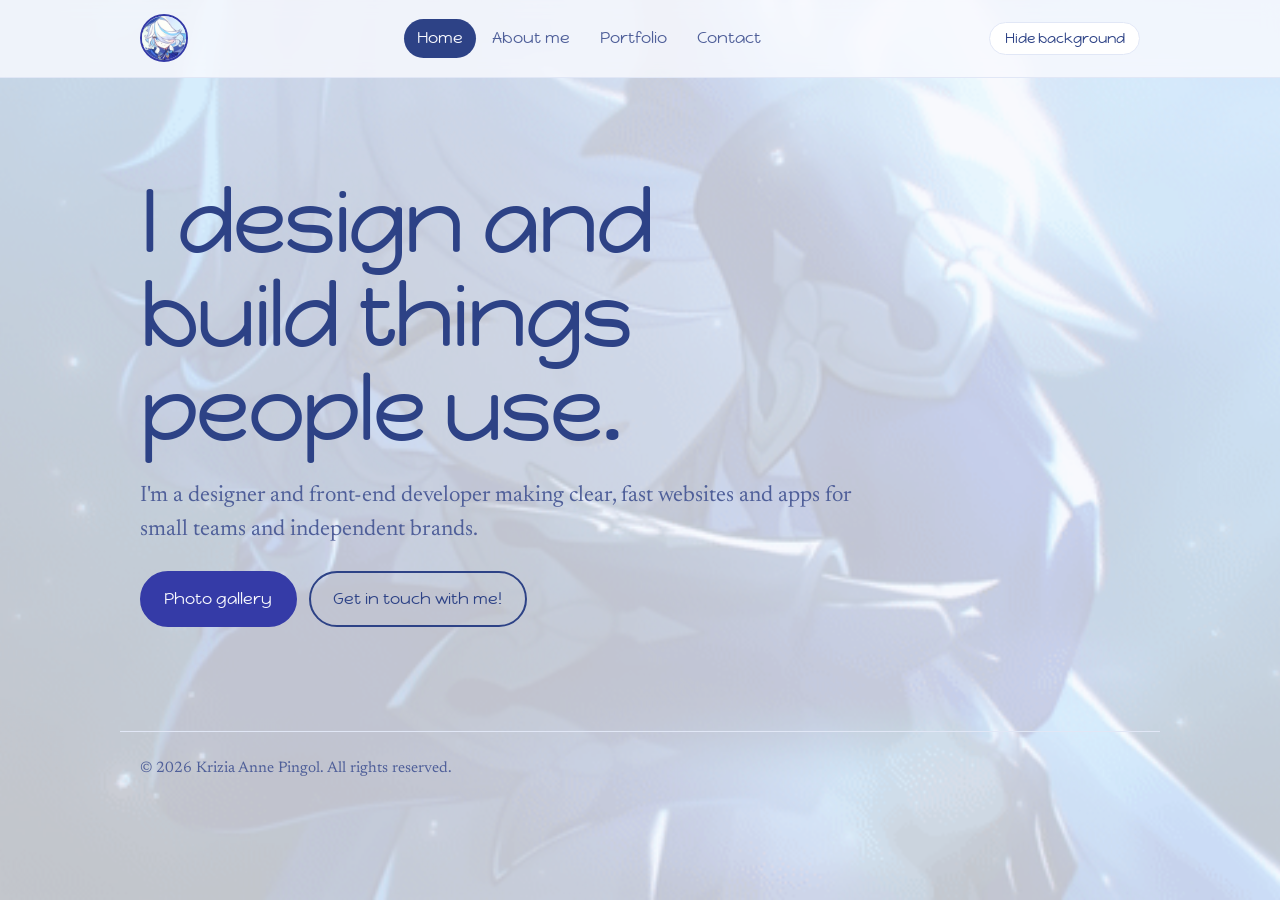
<file: index.html>
<!DOCTYPE html>
<html lang="en">
<head>
<meta charset="utf-8">
<meta name="viewport" content="width=device-width, initial-scale=1, viewport-fit=cover">
<title>Krizia Anne Pingol | Home </title>
<link rel="preconnect" href="https://fonts.googleapis.com">
<link rel="preconnect" href="https://fonts.gstatic.com" crossorigin>
<link href="https://fonts.googleapis.com/css2?family=Happy+Monkey&family=Newsreader:opsz,wght@6..72,400;6..72,500&display=swap" rel="stylesheet">
<link rel="stylesheet" href="style.css">
</head>
<body>
<header>
  <div class="bar">
    <a class="brand" href="about.html" aria-label="About me"><img src="profile.jpg" alt="Profile photo"></a>
    <nav aria-label="Main">
      <a href="index.html" aria-current="page">Home</a>
      <a href="about.html">About me</a>
      <a href="portfolio.html">Portfolio</a>
      <a href="contact.html">Contact</a>
    </nav>
  </div>
</header>

<main>
  <section class="view active" id="view-home" aria-labelledby="t-home">
    <div class="hero">
      <h1 id="t-home">I design and build things people use.</h1>
      <p class="lead">I'm a designer and front-end developer making clear, fast websites and apps for small teams and independent brands.</p>
      <div class="actions">
        <a class="btn primary" href="portfolio.html">Photo gallery</a>
        <a class="btn" href="contact.html">Get in touch with me!</a>
      </div>
    </div>
  </section>
</main>

<footer>© 2026 Krizia Anne Pingol. All rights reserved.</footer>

<script src="bg.js"></script>
</body>
</html>
</file>
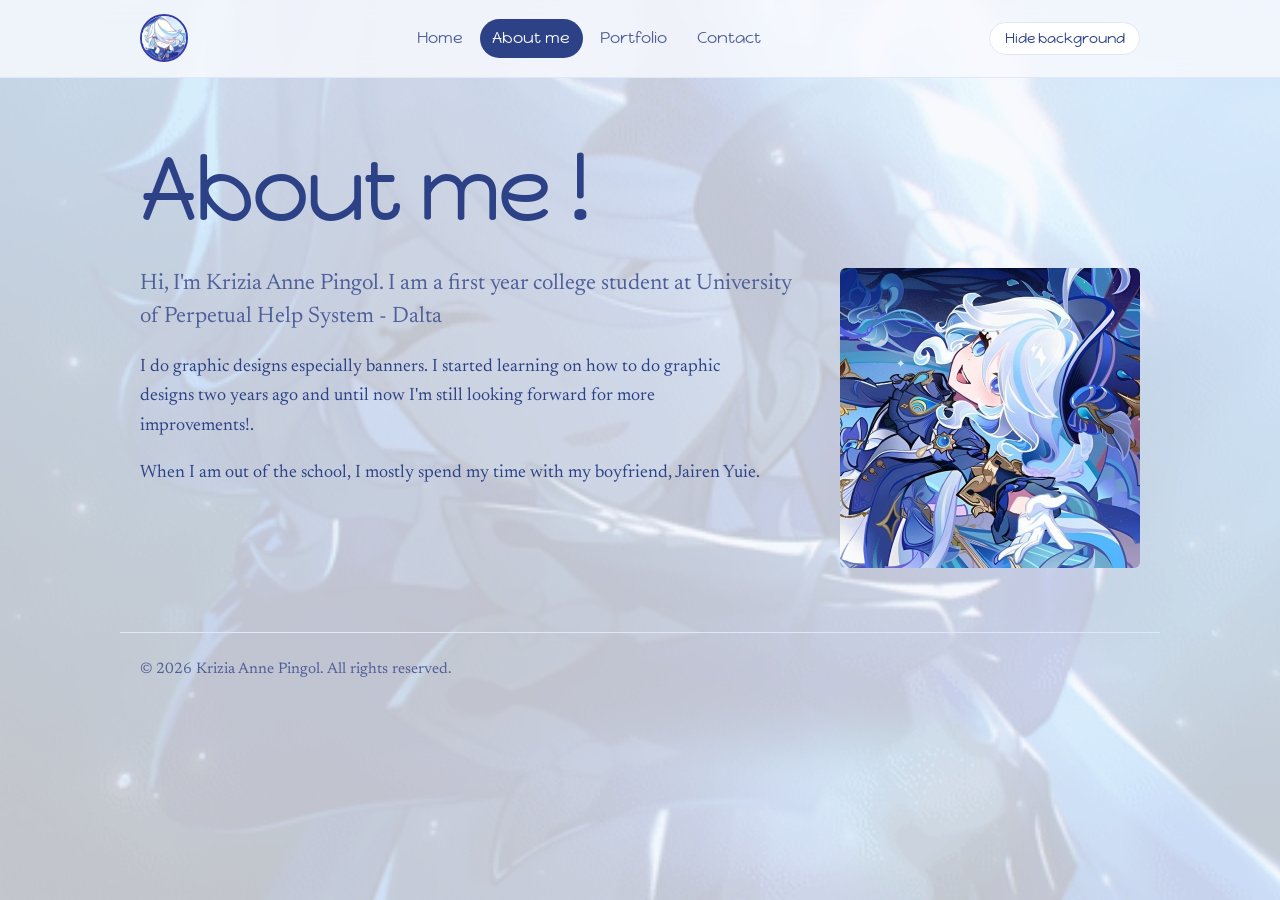
<file: about.html>
<!DOCTYPE html>
<html lang="en">
<head>
<meta charset="utf-8">
<meta name="viewport" content="width=device-width, initial-scale=1, viewport-fit=cover">
<title>About me – Your Name</title>
<link rel="preconnect" href="https://fonts.googleapis.com">
<link rel="preconnect" href="https://fonts.gstatic.com" crossorigin>
<link href="https://fonts.googleapis.com/css2?family=Happy+Monkey&family=Newsreader:opsz,wght@6..72,400;6..72,500&display=swap" rel="stylesheet">
<link rel="stylesheet" href="style.css">
</head>
<body>
<header>
  <div class="bar">
    <a class="brand" href="about.html" aria-label="About me"><img src="profile.jpg" alt="Profile photo"></a>
    <nav aria-label="Main">
      <a href="index.html">Home</a>
      <a href="about.html" aria-current="page">About me</a>
      <a href="portfolio.html">Portfolio</a>
      <a href="contact.html">Contact</a>
    </nav>
  </div>
</header>

<main>
  <section class="view active" id="view-about" aria-labelledby="t-about">
    <div class="page-head"><h1 id="t-about">About me !</h1></div>
    <div class="about-grid">
      <div>
        <p class="lead">Hi, I'm Krizia Anne Pingol. I am a first year college student at University of Perpetual Help System - Dalta</p>
        <p>I do graphic designs especially banners. I started learning on how to do graphic designs two years ago and until now I'm still looking forward for more
 improvements!.</p>
        <p>When I am out of the school, I mostly spend my time with my boyfriend, Jairen Yuie.</p>
      </div>
      <div class="portrait"><img src="about-photo.jpg" alt="Portrait photo"></div>
    </div>
  </section>
</main>

<footer>© 2026 Krizia Anne Pingol. All rights reserved.</footer>

<script src="bg.js"></script>
</body>
</html>
</file>
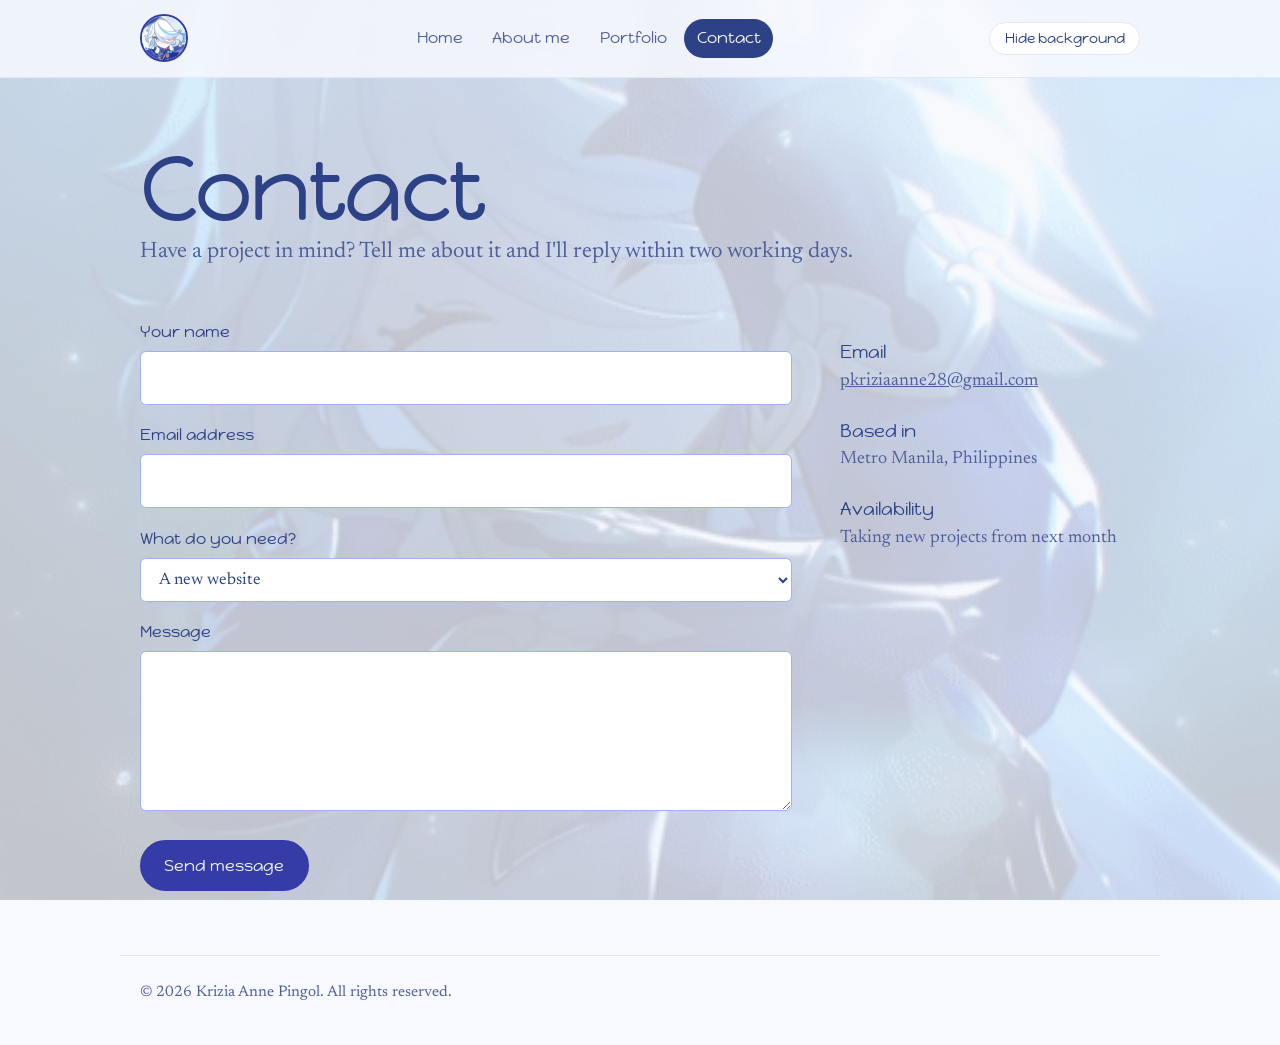
<file: contact.html>
<!DOCTYPE html>
<html lang="en">
<head>
<meta charset="utf-8">
<meta name="viewport" content="width=device-width, initial-scale=1, viewport-fit=cover">
<title>Contact Me!</title>
<link rel="preconnect" href="https://fonts.googleapis.com">
<link rel="preconnect" href="https://fonts.gstatic.com" crossorigin>
<link href="https://fonts.googleapis.com/css2?family=Happy+Monkey&family=Newsreader:opsz,wght@6..72,400;6..72,500&display=swap" rel="stylesheet">
<link rel="stylesheet" href="style.css">
</head>
<body>
<header>
  <div class="bar">
    <a class="brand" href="about.html" aria-label="About me"><img src="profile.jpg" alt="Profile photo"></a>
    <nav aria-label="Main">
      <a href="index.html">Home</a>
      <a href="about.html">About me</a>
      <a href="portfolio.html">Portfolio</a>
      <a href="contact.html" aria-current="page">Contact</a>
    </nav>
  </div>
</header>

<main>
  <section class="view active" id="view-contact" aria-labelledby="t-contact">
    <div class="page-head">
      <h1 id="t-contact">Contact</h1>
      <p class="lead">Have a project in mind? Tell me about it and I'll reply within two working days.</p>
    </div>
    <div class="contact-grid">
      <div>
        <form id="contact-form" novalidate>
          <label for="name">Your name</label>
          <input id="name" name="name" type="text" autocomplete="name" required>
          <label for="email">Email address</label>
          <input id="email" name="email" type="email" autocomplete="email" required>
          <label for="topic">What do you need?</label>
          <select id="topic" name="topic">
            <option>A new website</option>
            <option>A web app</option>
            <option>Branding</option>
            <option>Something else</option>
          </select>
          <label for="msg">Message</label>
          <textarea id="msg" name="msg" required></textarea>
          <button class="btn primary" type="submit">Send message</button>
          <div class="note" id="note" role="status" hidden></div>
        </form>
      </div>
      <dl class="side">
        <dt>Email</dt><dd><a href="mailto:pkriziaanne28@gmail.com">pkriziaanne28@gmail.com</a></dd>
        <dt>Based in</dt><dd>Metro Manila, Philippines</dd>
        <dt>Availability</dt><dd>Taking new projects from next month</dd>
      </dl>
    </div>
  </section>
</main>

<footer>© 2026 Krizia Anne Pingol. All rights reserved.</footer>

<script>
(function(){
  var form = document.getElementById("contact-form"), note = document.getElementById("note");
  form.addEventListener("submit", function(e){
    e.preventDefault();
    var n = form.name.value.trim(), m = form.email.value.trim(), t = form.msg.value.trim();
    note.hidden = false;
    if (!n || !/^\S+@\S+\.\S+$/.test(m) || !t) {
      note.style.borderColor = "var(--err)";
      note.textContent = "Add your name, a valid email address, and a message, then send again.";
      return;
    }
    note.style.borderColor = "var(--ok)";
    note.textContent = "Thanks, " + n + ". Your message is ready. This demo form doesn't send yet, so connect it to a form service before going live.";
    form.reset();
  });
})();
</script>
<script src="bg.js"></script>
</body>
</html>
</file>
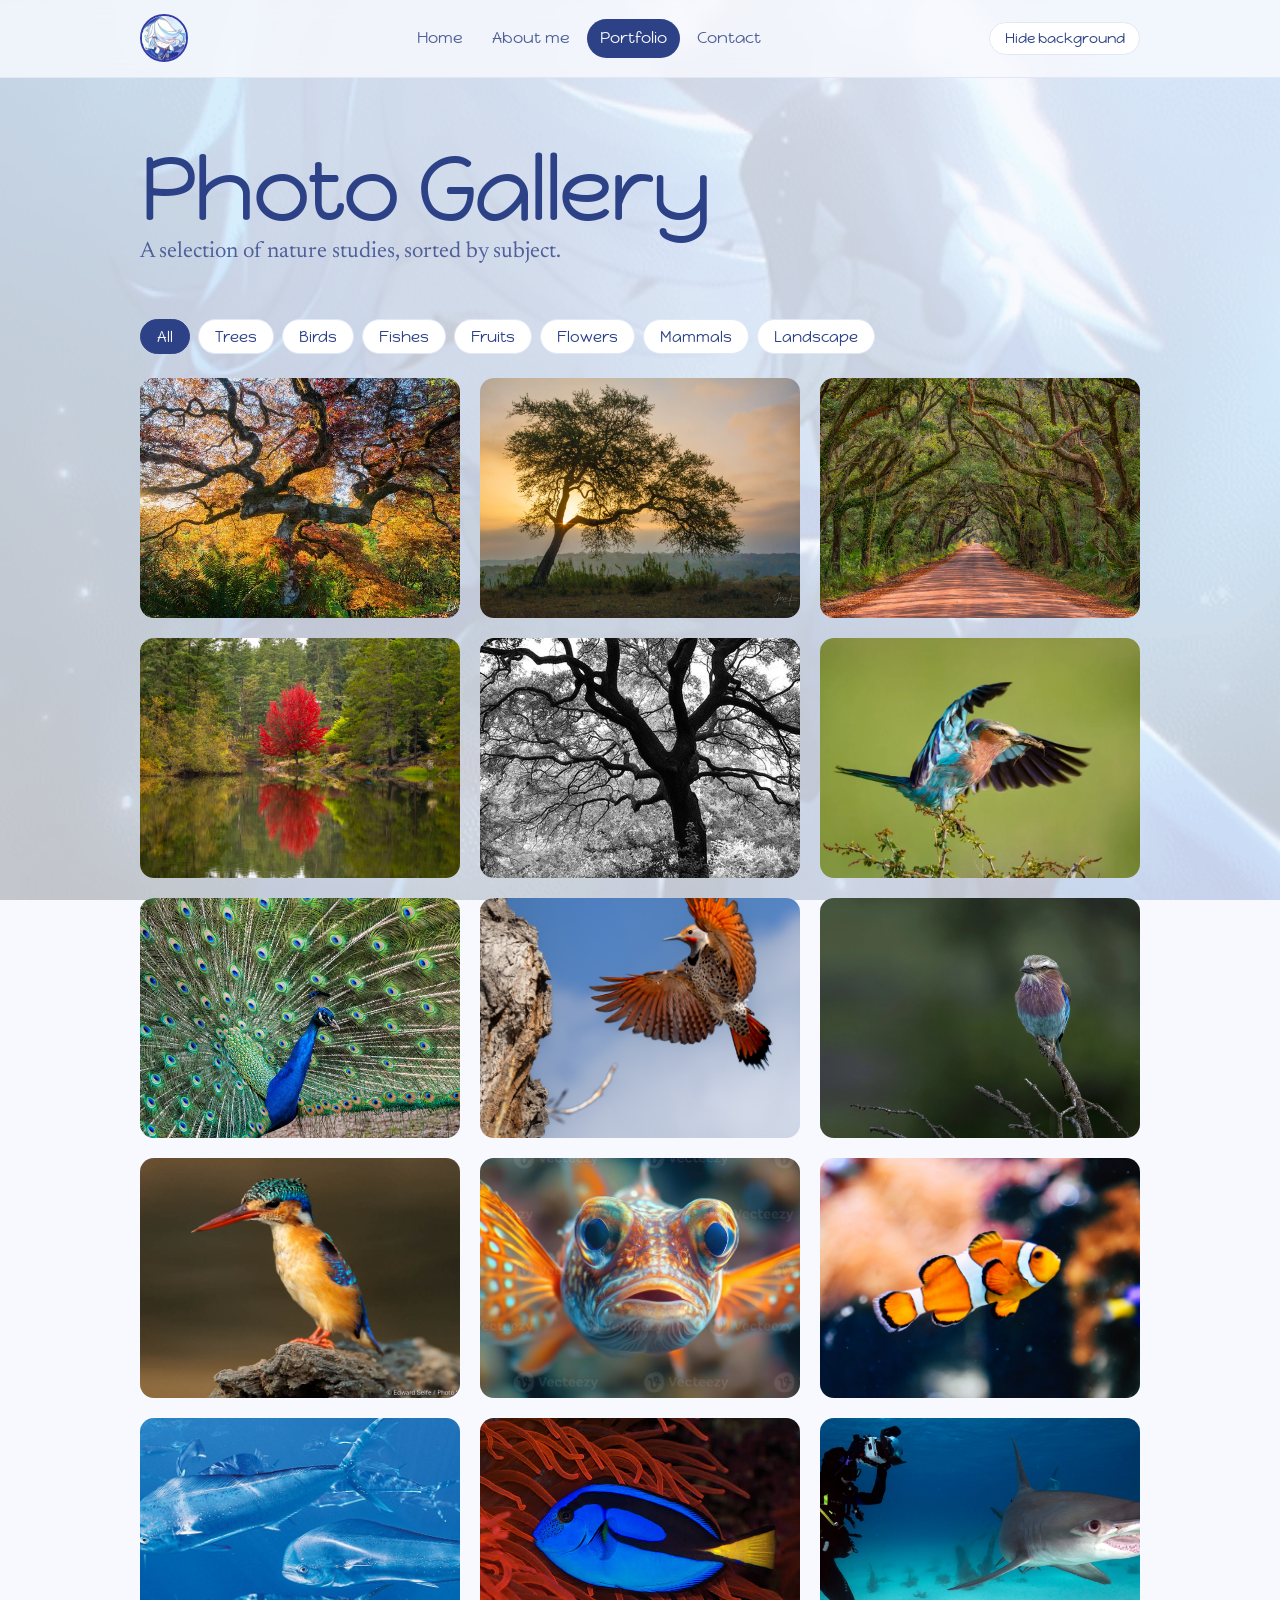
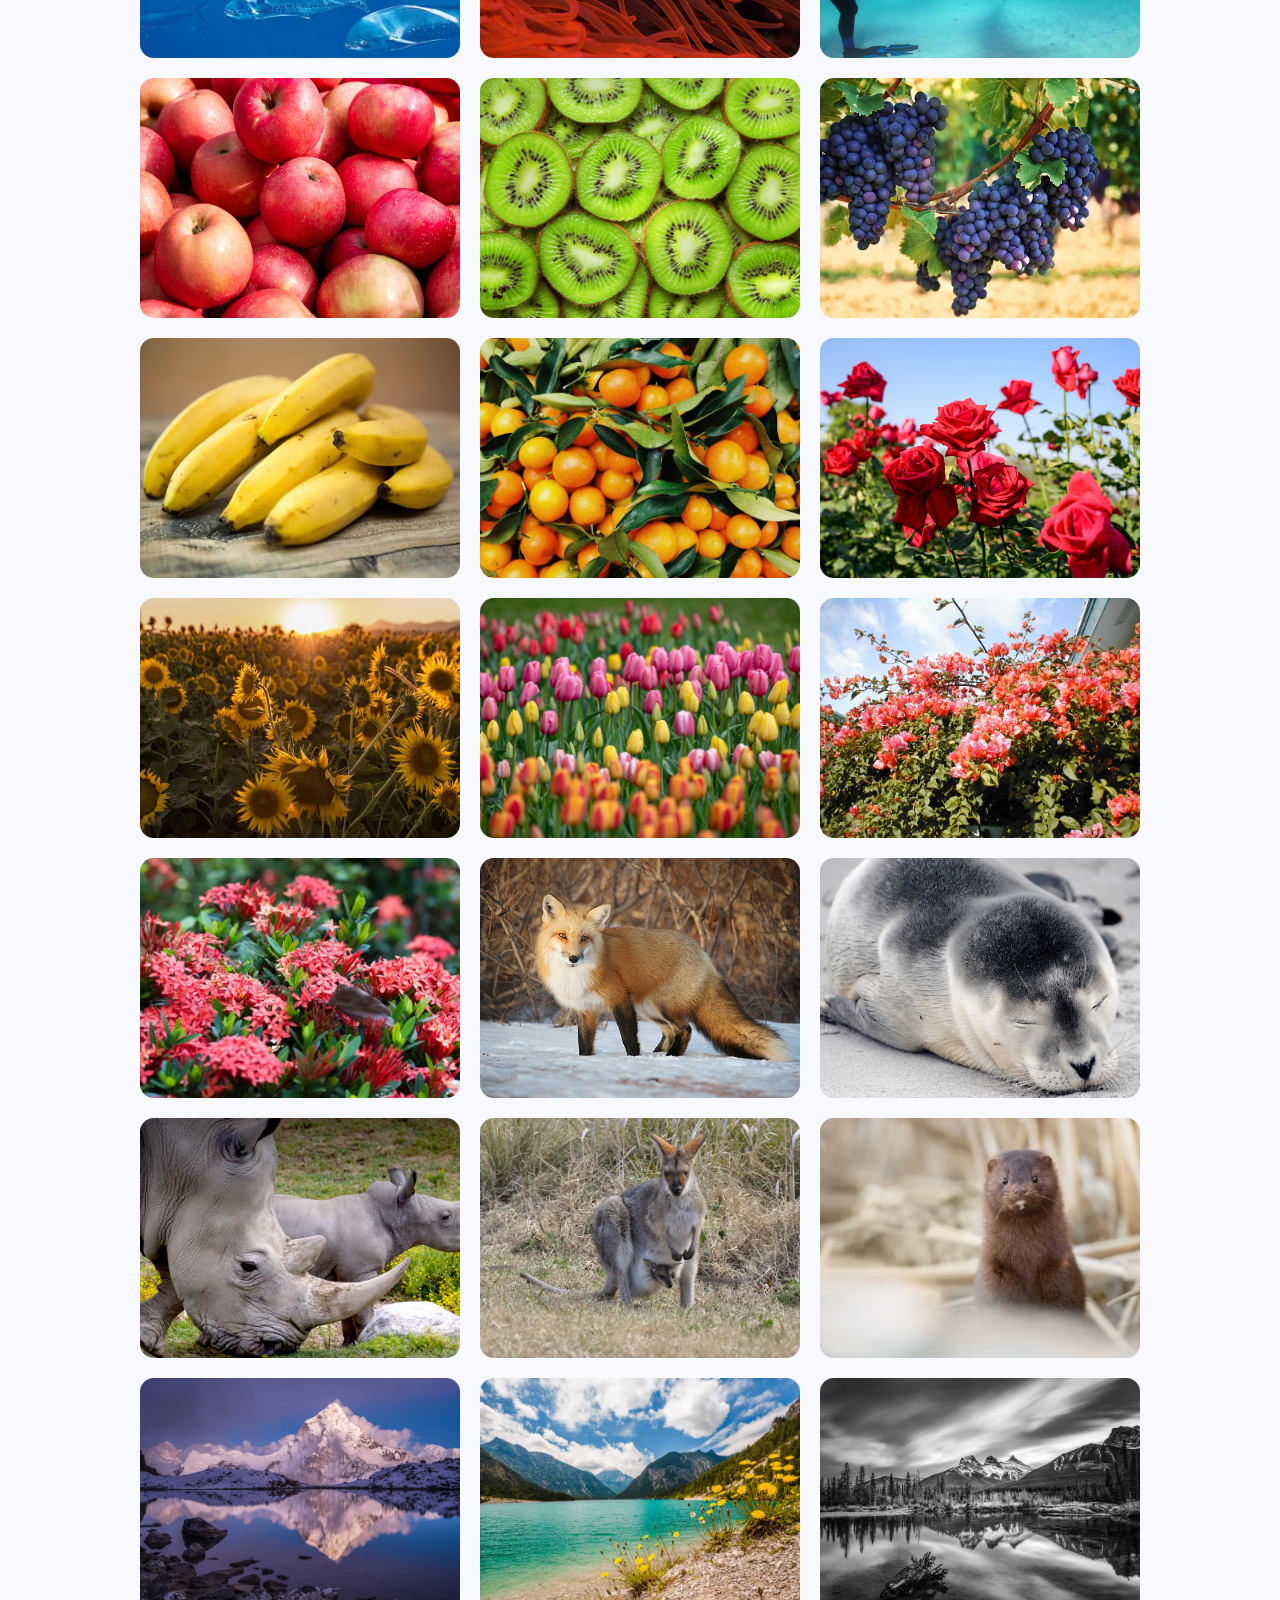
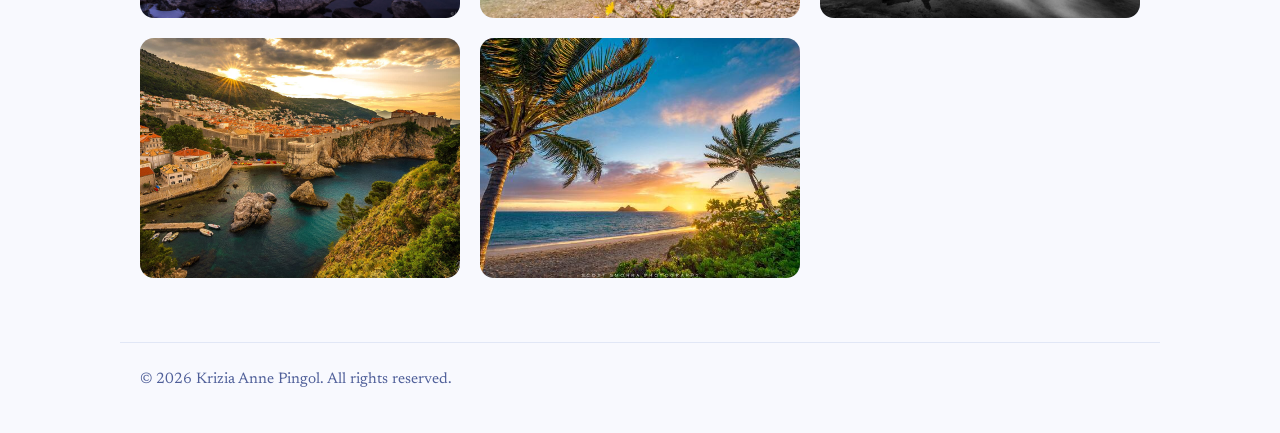
<file: portfolio.html>
<!DOCTYPE html>
<html lang="en">
<head>
<meta charset="utf-8">
<meta name="viewport" content="width=device-width, initial-scale=1, viewport-fit=cover">
<title>Photo Gallery</title>
<link rel="preconnect" href="https://fonts.googleapis.com">
<link rel="preconnect" href="https://fonts.gstatic.com" crossorigin>
<link href="https://fonts.googleapis.com/css2?family=Happy+Monkey&family=Newsreader:opsz,wght@6..72,400;6..72,500&display=swap" rel="stylesheet">
<link rel="stylesheet" href="style.css">
</head>
<body>
<header>
  <div class="bar">
    <a class="brand" href="about.html" aria-label="About me"><img src="profile.jpg" alt="Profile photo"></a>
    <nav aria-label="Main">
      <a href="index.html">Home</a>
      <a href="about.html">About me</a>
      <a href="portfolio.html" aria-current="page">Portfolio</a>
      <a href="contact.html">Contact</a>
    </nav>
  </div>
</header>

<main>
  <section class="view active" id="view-portfolio" aria-labelledby="t-portfolio">
    <div class="page-head">
      <h1 id="t-portfolio">Photo Gallery</h1>
      <p class="lead">A selection of nature studies, sorted by subject.</p>
    </div>
    <div class="filters" role="group" aria-label="Filter projects">
      <button type="button" data-filter="all" aria-pressed="true">All</button>
      <button type="button" data-filter="trees" aria-pressed="false">Trees</button>
      <button type="button" data-filter="birds" aria-pressed="false">Birds</button>
      <button type="button" data-filter="fishes" aria-pressed="false">Fishes</button>
      <button type="button" data-filter="fruits" aria-pressed="false">Fruits</button>
      <button type="button" data-filter="flowers" aria-pressed="false">Flowers</button>
      <button type="button" data-filter="mammals" aria-pressed="false">Mammals</button>
      <button type="button" data-filter="landscape" aria-pressed="false">Landscape</button>
    </div>
    <div class="work" id="work"></div>
  </section>
</main>

<footer>© 2026 Krizia Anne Pingol. All rights reserved.</footer>

<script>

var photos = {
  trees: [
    { file: "japanese-maple.png", title: "Japanese Maple", photographer: "Richard Wong" },
    { file: "sunrise-oak.png", title: "Sunrise Oak", photographer: "Jess Lee" },
    { file: "oak-tunnel-road.png", title: "Oak Tunnel Road", photographer: "Joseph Filer" },
    { file: "red-maple-reflection.png", title: "Red Maple Reflection", photographer: "Derek Nielsen" },
    { file: "oak-black-and-white.png", title: "Oak in Black and White", photographer: "Kieth Dotson" }
  ],
  birds: [
    { file: "lilac-breasted-roller-flight.png", title: "Lilac-breasted Roller in Flight", photographer: "Nick Dale" },
    { file: "peacock.png", title: "Peacock", photographer: "Joseph Filer" },
    { file: "northern-flicker.png", title: "Northern Flicker", photographer: "Bryan Maltais" },
    { file: "lilac-breasted-roller-perched.png", title: "Lilac-breasted Roller", photographer: "Kevin Pepper" },
    { file: "malachite-kingfisher.png", title: "Malachite Kingfisher", photographer: "Edward Selfe" }
  ],
  fishes: [
    { file: "wide-eyed-fish.png", title: "Wide-Eyed Fish" },
    { file: "clownfish.png", title: "Clownfish" },
    { file: "mahi-mahi.png", title: "Mahi-Mahi" },
    { file: "blue-tang.png", title: "Blue Tang" },
    { file: "hammerhead-shark.png", title: "Hammerhead Shark" }
  ],
  fruits: [
    { file: "apples.png", title: "Apples" },
    { file: "kiwi.png", title: "Kiwi" },
    { file: "grapes.png", title: "Grapes" },
    { file: "bananas.png", title: "Bananas" },
    { file: "kumquats.png", title: "Kumquats" }
  ],
  flowers: [
    { file: "roses.png", title: "Roses" },
    { file: "sunflowers.png", title: "Sunflowers" },
    { file: "tulips.png", title: "Tulips" },
    { file: "bougainvillea.png", title: "Bougainvillea" },
    { file: "ixora.png", title: "Ixora" }
  ],
  mammals: [
    { file: "red-fox.png", title: "Red Fox" },
    { file: "seal-pup.png", title: "Seal Pup" },
    { file: "white-rhino.png", title: "White Rhino and Calf" },
    { file: "wallaby-joey.png", title: "Wallaby and Joey" },
    { file: "mink.png", title: "American Mink" }
  ],
  landscape: [
    { file: "alpine-peak-dusk.png", title: "Alpine Peak at Dusk", photographer: "Jack Brauer" },
    { file: "turquoise-lake.png", title: "Turquoise Alpine Lake", photographer: "Zoner Studio" },
    { file: "mountain-reflection-bw.png", title: "Mountain Reflection in Black and White", photographer: "Kristen Ryan" },
    { file: "walled-harbor-sunrise.png", title: "Walled Harbor at Sunrise", photographer: "Mickey Shannon" },
    { file: "palm-beach-sunrise.png", title: "Palm Beach Sunrise", photographer: "Scott Smorra" }
  ]
};

(function(){
  var cats = ["trees","birds","fishes","fruits","flowers","mammals","landscape"];
  var work = document.getElementById("work");

  var box = document.createElement("div");
  box.className = "lightbox";
  box.hidden = true;
  box.setAttribute("role", "dialog");
  box.setAttribute("aria-modal", "true");
  box.setAttribute("aria-label", "Full size photo");
  var boxImg = document.createElement("img");
  var closeBtn = document.createElement("button");
  closeBtn.type = "button";
  closeBtn.className = "lightbox-close";
  closeBtn.setAttribute("aria-label", "Close");
  closeBtn.innerHTML = "&times;";
  box.appendChild(closeBtn);
  box.appendChild(boxImg);
  document.body.appendChild(box);
  var opener = null;

  function openBox(src, alt, from) {
    opener = from;
    boxImg.src = src;
    boxImg.alt = alt;
    box.hidden = false;
    document.body.style.overflow = "hidden";
    closeBtn.focus();
  }
  function closeBox() {
    box.hidden = true;
    boxImg.removeAttribute("src");
    document.body.style.overflow = "";
    if (opener) opener.focus();
  }
  closeBtn.addEventListener("click", closeBox);
  box.addEventListener("click", function(e){ if (e.target === box) closeBox(); });
  document.addEventListener("keydown", function(e){
    if (!box.hidden && e.key === "Escape") closeBox();
  });

  cats.forEach(function(c, ci){
    var label = c.charAt(0).toUpperCase() + c.slice(1);
    for (var i = 1; i <= 5; i++) {
      var p = (photos[c] || [])[i - 1];
      if (typeof p === "string") p = { file: p };
      var hasPhoto = p && p.file;
      var title = (p && p.title) || label;

      var card = document.createElement(hasPhoto ? "button" : "div");
      card.className = "project";
      card.setAttribute("data-cat", c);

      var cover = document.createElement("div");
      if (hasPhoto) {
        var src = encodeURI(p.file);
        cover.className = "cover has-photo";
        var img = document.createElement("img");
        img.src = src;
        img.alt = title;
        img.loading = "lazy";
        cover.appendChild(img);
        card.type = "button";
        card.setAttribute("aria-label", "View " + title + " full size");
        (function(src, title, card){
          card.addEventListener("click", function(){ openBox(src, title, card); });
        })(src, title, card);
      } else {
        cover.className = "cover c" + (((ci + i) % 4) + 1);
        cover.setAttribute("role", "img");
        cover.setAttribute("aria-label", label + " photo " + i + " placeholder");
      }
      card.appendChild(cover);

      var cap = document.createElement("div");
      cap.className = "caption";
      var h = document.createElement("strong");
      h.textContent = title;
      cap.appendChild(h);
      if (p && p.photographer) {
        var by = document.createElement("span");
        by.textContent = "Photographer: " + p.photographer;
        cap.appendChild(by);
      }
      card.appendChild(cap);
      work.appendChild(card);
    }
  });

  document.querySelectorAll(".filters button").forEach(function(b){
    b.addEventListener("click", function(){
      document.querySelectorAll(".filters button").forEach(function(x){ x.setAttribute("aria-pressed", x === b); });
      var f = b.dataset.filter;
      document.querySelectorAll(".project").forEach(function(p){
        p.hidden = !(f === "all" || p.dataset.cat === f);
      });
    });
  });
})();
</script>
<script src="bg.js"></script>
</body>
</html>
</file>
<file: style.css>
:root{
  box-sizing:border-box;
  padding-top:env(safe-area-inset-top,0px);
  padding-bottom:env(safe-area-inset-bottom,0px);
  --bg:#F8F9FE; --surface:#FFFFFF; --ink:#2D4286; --muted:#4F5F99; --line:#E1E7F6;
  --accent:#353BA7; --accent-ink:#F8F9FE; --tile1:#353BA7; --tile2:#698AE8; --tile3:#2D4286; --tile4:#E1E7F6;
  --tile-dark:#1B2457; --ok:#1F8A70; --err:#E5586B;
  --display:"Happy Monkey","Helvetica Neue",Arial,sans-serif;
  --body:"Newsreader",Georgia,"Times New Roman",serif;
}
@media (prefers-color-scheme:dark){
  :root:not([data-theme="light"]){
    color-scheme:dark;
    --bg:#151A3A; --surface:#1E2552; --ink:#E1E7F6; --muted:#A9B6DC; --line:#2D3A70;
    --accent:#8AA6F2; --accent-ink:#151A3A;
  }
}
:root[data-theme="dark"]{
  color-scheme:dark;
  --bg:#151A3A; --surface:#1E2552; --ink:#E1E7F6; --muted:#A9B6DC; --line:#2D3A70;
  --accent:#8AA6F2; --accent-ink:#151A3A;
}
*,*::before,*::after{box-sizing:inherit}
html{scroll-padding-top:env(safe-area-inset-top,0px)}
body{font-synthesis:none;margin:0;background:var(--bg);color:var(--ink);font-family:var(--body);font-size:1.125rem;line-height:1.65}
a{color:inherit}
:focus-visible{outline:3px solid var(--accent);outline-offset:3px;border-radius:2px}

header{position:sticky;top:env(safe-area-inset-top,0px);z-index:20;background:var(--bg);border-bottom:1px solid var(--line)}
body::before{content:"";position:fixed;inset:0 0 auto;height:env(safe-area-inset-top,0px);background:var(--bg);z-index:30}
.bar{max-width:1040px;margin:0 auto;padding:.9rem 1.25rem;display:flex;justify-content:space-between;align-items:center;gap:1rem;flex-wrap:wrap}
.brand{font-family:var(--display);font-weight:400;font-size:1.25rem;text-decoration:none;letter-spacing:-.02em}
nav{display:flex;gap:.25rem;flex-wrap:wrap}
nav a{font-family:var(--display);font-weight:400;font-size:1rem;text-decoration:none;padding:.4rem .8rem;border-radius:999px;color:var(--muted)}
nav a:hover{color:var(--ink)}
nav a[aria-current="page"]{background:var(--ink);color:var(--bg)}

main{max-width:1040px;margin:0 auto;padding:0 1.25rem 4rem}
.view{display:none}
.view.active{display:block}
h1,h2,h3{font-family:var(--display);line-height:1.05;letter-spacing:-.03em;margin:0}
h1{font-size:clamp(2.6rem,8vw,5.6rem);font-weight:400}
h2{font-size:clamp(2rem,5vw,3.2rem);font-weight:400;margin-bottom:1rem}
h3{font-size:1.35rem;font-weight:400;letter-spacing:-.01em}
p{margin:0 0 1.1rem;max-width:62ch}
.lead{font-size:1.4rem;line-height:1.5;color:var(--muted)}

.btn{display:inline-block;font-family:var(--display);font-weight:400;font-size:1rem;padding:.8rem 1.4rem;border-radius:999px;border:2px solid var(--ink);text-decoration:none;cursor:pointer;background:transparent;color:var(--ink)}
.btn.primary{background:var(--accent);border-color:var(--accent);color:var(--accent-ink)}
.btn:hover{transform:translateY(-1px)}
.actions{display:flex;gap:.75rem;flex-wrap:wrap;margin-top:1.5rem}

/* Home */
.hero{padding:clamp(2.5rem,8vw,6rem) 0 2.5rem}
.hero h1{max-width:12ch}
.hero .lead{margin-top:1.5rem}
.strip{display:grid;grid-template-columns:repeat(4,1fr);gap:.75rem;margin:2rem 0}
.strip a{aspect-ratio:1;border-radius:6px;display:block;position:relative;overflow:hidden;text-decoration:none}
.strip span{position:absolute;left:.7rem;bottom:.6rem;font-family:var(--display);font-weight:400;font-size:.95rem;color:#fff}
.c1{background:var(--tile1)}.c2{background:var(--tile2)}.c2 span,.c4 span{color:var(--tile-dark)}.c3{background:var(--tile3)}.c4{background:var(--tile4)}
.c1::before{content:"";position:absolute;width:60%;aspect-ratio:1;border-radius:50%;background:#fff3;right:-10%;top:-10%}
.c2::before{content:"";position:absolute;inset:20% 30% 40% 20%;background:#1B245722;border-radius:4px}
.c3::before{content:"";position:absolute;left:15%;top:15%;width:45%;height:45%;border:6px solid #fff5;border-radius:50%}
.c4::before{content:"";position:absolute;right:10%;top:12%;width:0;height:0;border-left:45px solid transparent;border-right:45px solid transparent;border-bottom:78px solid #353BA733}
.facts{display:grid;grid-template-columns:repeat(auto-fit,minmax(220px,1fr));gap:2rem;border-top:1px solid var(--line);padding-top:2rem;margin-top:3rem}
.facts p{color:var(--muted);margin:.4rem 0 0}

/* Page headings */
.page-head{padding:clamp(2rem,6vw,4rem) 0 2rem}

/* About */
.about-grid{display:grid;grid-template-columns:minmax(0,1fr) 300px;gap:3rem;align-items:start}
.portrait{aspect-ratio:4/5;border-radius:6px;background:linear-gradient(160deg,var(--tile1),var(--tile2));display:grid;place-items:center;color:#fff;font-family:var(--display);font-weight:400;font-size:5rem}
.timeline{list-style:none;margin:1rem 0 0;padding:0;border-left:2px solid var(--line)}
.timeline li{padding:0 0 1.4rem 1.25rem;position:relative}
.timeline li::before{content:"";position:absolute;left:-7px;top:.55rem;width:12px;height:12px;border-radius:50%;background:var(--accent)}
.timeline b{font-family:var(--display)}
.timeline span{color:var(--muted);display:block}
.skills{display:flex;flex-wrap:wrap;gap:.5rem;margin:.5rem 0 2rem;padding:0;list-style:none}
.skills li{font-family:var(--display);font-weight:400;font-size:.95rem;border:1.5px solid var(--line);padding:.3rem .8rem;border-radius:999px;background:var(--surface)}

/* Portfolio */
.filters{display:flex;gap:.5rem;flex-wrap:wrap;margin-bottom:1.5rem}
.filters button{font-family:var(--display);font-weight:400;font-size:.95rem;padding:.45rem 1rem;border-radius:999px;border:1.5px solid var(--line);background:var(--surface);color:var(--ink);cursor:pointer}
.filters button[aria-pressed="true"]{background:var(--ink);color:var(--bg);border-color:var(--ink)}
.work{display:grid;grid-template-columns:repeat(auto-fill,minmax(220px,1fr));gap:1.25rem}
.work h3{font-size:1.05rem}
.work .body{padding:.8rem 1rem 1rem}
.project{background:var(--surface);border:1px solid var(--line);border-radius:8px;overflow:hidden}
.project .cover{aspect-ratio:16/10;position:relative;overflow:hidden}
.project .body{padding:1.1rem 1.25rem 1.3rem}
.project p{color:var(--muted);font-size:1rem;margin:.4rem 0 .8rem}
.tag{font-family:var(--display);font-weight:400;font-size:.85rem;color:var(--accent)}
.project[hidden]{display:none}

/* Contact */
.contact-grid{display:grid;grid-template-columns:minmax(0,1fr) 300px;gap:3rem;align-items:start}
label{display:block;font-family:var(--display);font-weight:400;font-size:1rem;margin:0 0 .35rem}
input,textarea,select{width:100%;font:inherit;font-size:1.05rem;padding:.75rem .9rem;border:1.5px solid color-mix(in srgb,var(--tile2) 55%,var(--line));border-radius:6px;background:var(--surface);color:var(--ink);margin-bottom:1.1rem}
textarea{min-height:160px;resize:vertical}
.note{padding:1rem 1.2rem;border-radius:6px;background:var(--surface);border:1.5px solid var(--ok);margin-top:1rem}
.note[hidden]{display:none}
.side dt{font-family:var(--display);font-weight:400}
.side dd{margin:0 0 1.2rem;color:var(--muted)}

footer{max-width:1040px;margin:0 auto;padding:1.5rem 1.25rem 2.5rem;color:var(--muted);font-size:.95rem;border-top:1px solid var(--line)}

@media (max-width:760px){
  .about-grid,.contact-grid{grid-template-columns:1fr}
  .portrait{max-width:260px}
  .strip{grid-template-columns:repeat(2,1fr)}
}
@media (prefers-reduced-motion:reduce){.btn:hover{transform:none}}
.cover img{width:100%;height:100%;object-fit:cover;display:block}
.cover.has-photo::before,.cover.has-photo::after{display:none}


/* Animated GIF background + toggle */
.bg-gif{position:fixed;inset:0;z-index:-1;background-position:center;background-size:cover;background-repeat:no-repeat}
.bg-gif::after{content:"";position:absolute;inset:0;background:color-mix(in srgb,var(--bg) 78%,transparent)}
html[data-bg="on"] header{background:color-mix(in srgb,var(--bg) 82%,transparent);-webkit-backdrop-filter:blur(8px);backdrop-filter:blur(8px)}
html[data-bg="off"] .bg-gif{display:none}
.bg-toggle{font-family:var(--display);font-size:.9rem;padding:.4rem .9rem;border-radius:999px;border:1.5px solid var(--line);background:var(--surface);color:var(--ink);cursor:pointer}
.bg-toggle:hover{border-color:var(--accent)}

/* Circular profile picture in the header */
.brand{display:block;line-height:0}
.brand img{width:48px;height:48px;border-radius:50%;object-fit:cover;display:block;border:2px solid var(--accent);transition:transform .15s}
.brand:hover img{transform:scale(1.06)}
@media (prefers-reduced-motion:reduce){.brand:hover img{transform:none}}

/* Square photo on the About page */
.portrait{aspect-ratio:1/1;overflow:hidden;background:var(--line)}
.portrait img{width:100%;height:100%;object-fit:cover;display:block}
@media (max-width:760px){.portrait{max-width:300px}}

/* Portfolio: photo cards with hover zoom + caption, and full-size viewer */
.work{grid-template-columns:repeat(auto-fill,minmax(260px,1fr))}
.project{position:relative;display:block;width:100%;padding:0;margin:0;border:0;border-radius:14px;overflow:hidden;background:var(--line);font:inherit;color:inherit;text-align:left}
button.project{cursor:zoom-in}
.project .cover{aspect-ratio:4/3}
.cover img{transition:transform .45s ease}
button.project:hover .cover img,button.project:focus-visible .cover img{transform:scale(1.07)}
.project .caption{position:absolute;left:0;right:0;bottom:0;padding:3rem 1.1rem 1rem;display:flex;flex-direction:column;gap:.2rem;color:#fff;background:linear-gradient(to top,rgba(10,12,30,.82),rgba(10,12,30,0));opacity:0;transform:translateY(8px);transition:opacity .3s ease,transform .3s ease;pointer-events:none}
.project .caption strong{font-family:var(--display);font-weight:400;font-size:1.05rem;line-height:1.2}
.project .caption span{font-size:.95rem;color:#E1E7F6;line-height:1.3}
.project:hover .caption,.project:focus-visible .caption{opacity:1;transform:none}
@media (hover:none){.project .caption{opacity:1;transform:none}}
@media (prefers-reduced-motion:reduce){.cover img,.project .caption{transition:none}button.project:hover .cover img,button.project:focus-visible .cover img{transform:none}}

.lightbox{position:fixed;inset:0;z-index:100;display:flex;align-items:center;justify-content:center;padding:clamp(1rem,4vw,3rem);background:rgba(10,12,30,.94);cursor:zoom-out}
.lightbox[hidden]{display:none}
.lightbox img{display:block;max-width:100%;max-height:100%;width:auto;height:auto;object-fit:contain;border-radius:4px;cursor:default}
.lightbox-close{position:absolute;top:calc(.9rem + env(safe-area-inset-top,0px));right:1.1rem;width:44px;height:44px;border:0;border-radius:50%;background:transparent;color:#fff;font-size:2.2rem;line-height:1;cursor:pointer}
.lightbox-close:hover{background:rgba(255,255,255,.15)}
.lightbox-close:focus-visible{outline:3px solid #fff}
</file>
